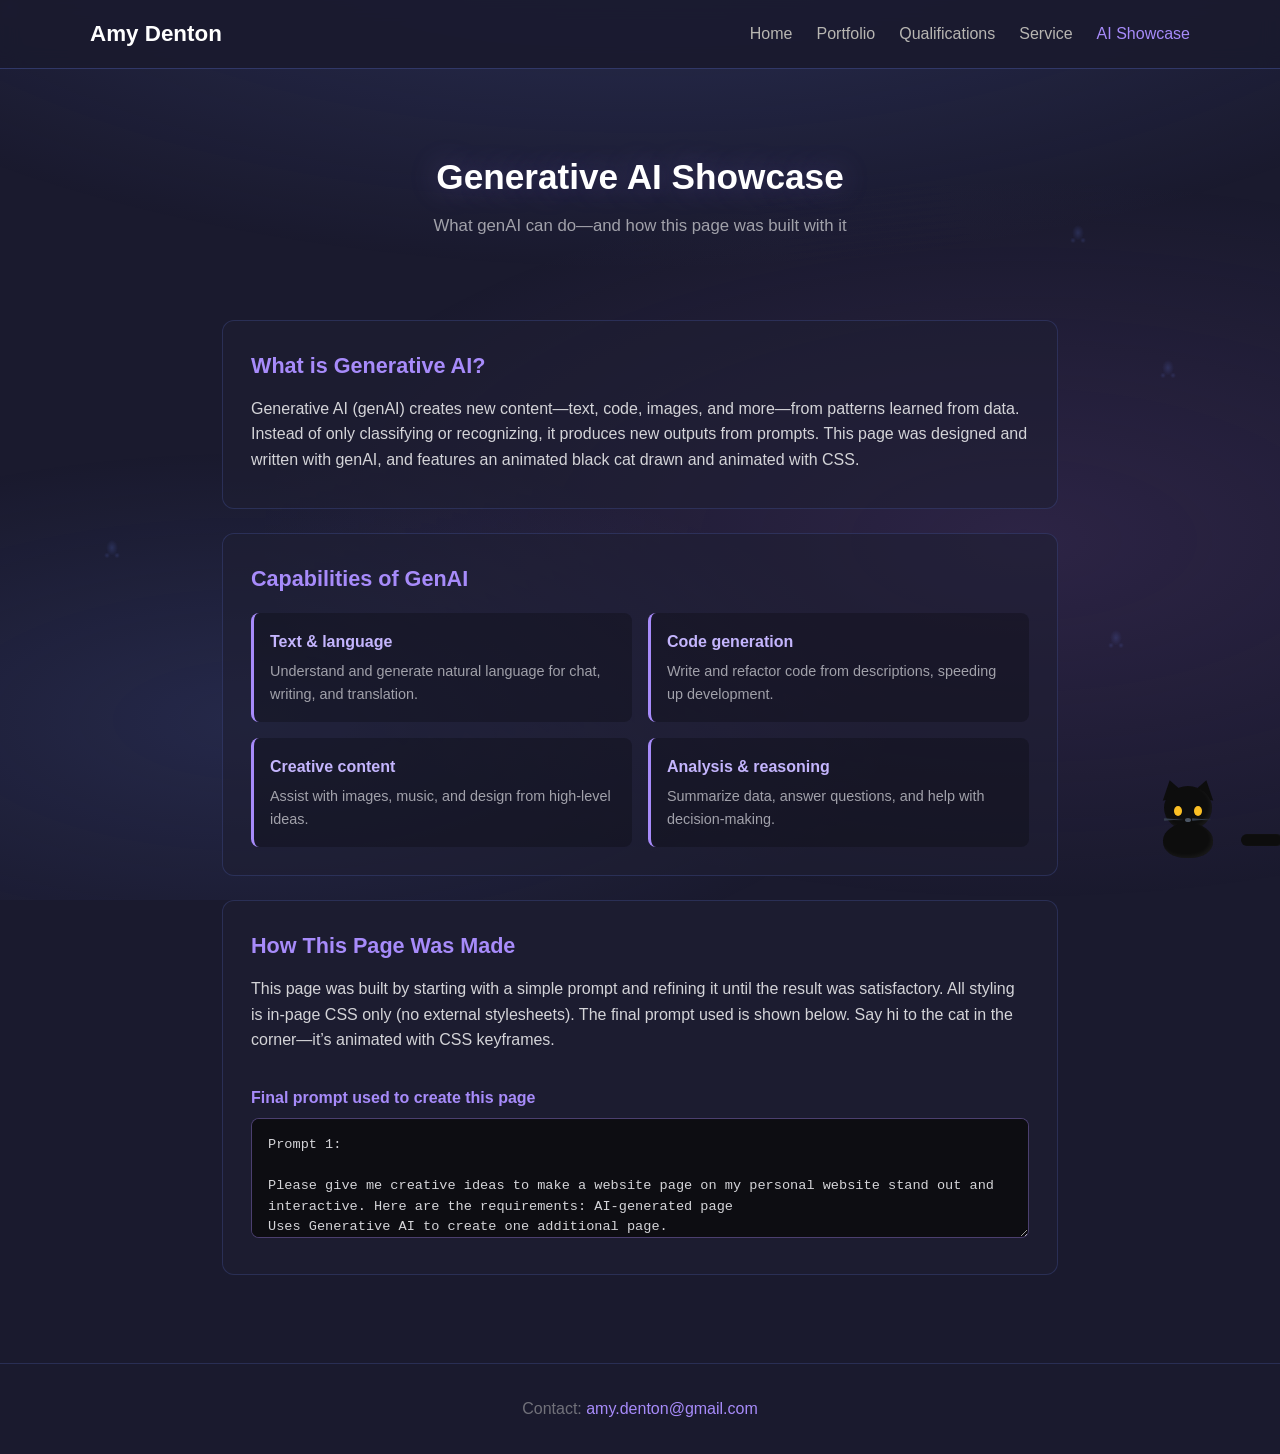
<file: genai.html>
<!DOCTYPE html>
<html lang="en">
<head>
    <meta charset="UTF-8">
    <meta name="viewport" content="width=device-width, initial-scale=1.0">
    <title>AI Showcase | Amy Denton</title>
    <style>
        * { margin: 0; padding: 0; box-sizing: border-box; }

        body {
            font-family: 'Segoe UI', Tahoma, Geneva, Verdana, sans-serif;
            line-height: 1.6;
            color: #e8e6e3;
            background: #1a1a2e;
            min-height: 100vh;
            overflow-x: hidden;
        }

        /* Subtle moving gradient background */
        .bg-gradient {
            position: fixed;
            inset: 0;
            background: radial-gradient(ellipse 80% 50% at 50% -20%, rgba(102, 126, 234, 0.25), transparent),
                        radial-gradient(ellipse 60% 40% at 80% 60%, rgba(118, 75, 162, 0.2), transparent),
                        radial-gradient(ellipse 50% 30% at 20% 80%, rgba(102, 126, 234, 0.15), transparent);
            animation: bgPulse 8s ease-in-out infinite alternate;
            pointer-events: none;
            z-index: 0;
        }
        @keyframes bgPulse {
            from { opacity: 0.8; }
            to { opacity: 1; }
        }

        nav {
            position: sticky;
            top: 0;
            z-index: 100;
            background: rgba(26, 26, 46, 0.9);
            backdrop-filter: blur(10px);
            padding: 1rem 2rem;
            border-bottom: 1px solid rgba(102, 126, 234, 0.3);
        }
        .nav-container {
            max-width: 1100px;
            margin: 0 auto;
            display: flex;
            justify-content: space-between;
            align-items: center;
        }
        .logo { font-size: 1.4rem; font-weight: bold; color: #fff; }
        .nav-links { display: flex; list-style: none; gap: 1.5rem; }
        .nav-links a {
            color: #b8b6b2;
            text-decoration: none;
            transition: color 0.2s;
        }
        .nav-links a:hover { color: #a78bfa; }
        .nav-links .active { color: #a78bfa; }

        main { position: relative; z-index: 1; max-width: 900px; margin: 0 auto; padding: 2rem; }

        /* ----- Animated black cat ----- */
        .cat-container {
            position: fixed;
            bottom: 2rem;
            right: 2rem;
            z-index: 50;
            width: 120px;
            height: 100px;
        }
        .cat {
            position: relative;
            width: 100%;
            height: 100%;
            animation: catFloat 3s ease-in-out infinite;
        }
        @keyframes catFloat {
            0%, 100% { transform: translateY(0) rotate(-2deg); }
            50% { transform: translateY(-8px) rotate(2deg); }
        }
        .cat-body {
            position: absolute;
            bottom: 10px;
            left: 50%;
            transform: translateX(-50%);
            width: 50px;
            height: 35px;
            background: #0d0d0d;
            border-radius: 50% 50% 45% 45%;
            box-shadow: inset -2px -2px 4px rgba(255,255,255,0.05);
        }
        .cat-head {
            position: absolute;
            bottom: 38px;
            left: 50%;
            transform: translateX(-50%);
            width: 48px;
            height: 44px;
            background: #0d0d0d;
            border-radius: 50%;
            box-shadow: inset -2px -2px 4px rgba(255,255,255,0.05);
        }
        .cat-ear {
            position: absolute;
            bottom: 70px;
            width: 0;
            height: 0;
            border-left: 12px solid transparent;
            border-right: 12px solid transparent;
            border-bottom: 18px solid #0d0d0d;
        }
        .cat-ear.left { left: 50%; transform: translateX(-28px) rotate(-15deg); }
        .cat-ear.right { left: 50%; transform: translateX(4px) rotate(15deg); }
        .cat-tail {
            position: absolute;
            bottom: 22px;
            right: -35px;
            width: 42px;
            height: 12px;
            background: #0d0d0d;
            border-radius: 6px;
            transform-origin: left center;
            animation: tailSway 2s ease-in-out infinite;
            box-shadow: inset -1px 0 2px rgba(255,255,255,0.05);
        }
        @keyframes tailSway {
            0%, 100% { transform: rotate(-25deg); }
            50% { transform: rotate(15deg); }
        }
        .cat-eye {
            position: absolute;
            bottom: 52px;
            width: 8px;
            height: 10px;
            background: #fbbf24;
            border-radius: 50%;
            animation: blink 4s ease-in-out infinite;
        }
        .cat-eye.left { left: 50%; transform: translateX(-14px); }
        .cat-eye.right { left: 50%; transform: translateX(6px); }
        @keyframes blink {
            0%, 45%, 55%, 100% { transform: translateX(-14px) scaleY(1); }
            50% { transform: translateX(-14px) scaleY(0.15); }
        }
        .cat-eye.right { animation-name: blinkRight; }
        @keyframes blinkRight {
            0%, 45%, 55%, 100% { transform: translateX(6px) scaleY(1); }
            50% { transform: translateX(6px) scaleY(0.15); }
        }
        .cat-nose {
            position: absolute;
            bottom: 46px;
            left: 50%;
            transform: translateX(-50%);
            width: 6px;
            height: 4px;
            background: #4b5563;
            border-radius: 50%;
        }
        .cat-whisker {
            position: absolute;
            bottom: 48px;
            width: 20px;
            height: 1px;
            background: linear-gradient(90deg, #374151, transparent);
            border-radius: 1px;
        }
        .cat-whisker.w1 { left: 50%; transform: translateX(-24px) rotate(-5deg); }
        .cat-whisker.w2 { left: 50%; transform: translateX(-24px); }
        .cat-whisker.w3 { left: 50%; transform: translateX(-24px) rotate(5deg); }
        .cat-whisker.w4 { left: 50%; transform: translateX(4px) rotate(5deg); }
        .cat-whisker.w5 { left: 50%; transform: translateX(4px); }
        .cat-whisker.w6 { left: 50%; transform: translateX(4px) rotate(-5deg); }

        /* Floating paw prints */
        .paw {
            position: fixed;
            width: 20px;
            height: 22px;
            background: radial-gradient(ellipse 6px 8px at 50% 35%, rgba(102, 126, 234, 0.4), transparent),
                        radial-gradient(circle 3px at 25% 70%, rgba(102, 126, 234, 0.35), transparent),
                        radial-gradient(circle 3px at 75% 70%, rgba(102, 126, 234, 0.35), transparent);
            border-radius: 50%;
            opacity: 0.5;
            pointer-events: none;
            z-index: 0;
            animation: pawFloat 6s ease-in-out infinite;
        }
        .paw:nth-child(1) { top: 15%; left: 10%; animation-delay: 0s; }
        .paw:nth-child(2) { top: 25%; right: 15%; animation-delay: 1.5s; }
        .paw:nth-child(3) { top: 60%; left: 8%; animation-delay: 3s; }
        .paw:nth-child(4) { top: 70%; right: 12%; animation-delay: 0.5s; }
        .paw:nth-child(5) { top: 40%; right: 8%; animation-delay: 2s; }
        @keyframes pawFloat {
            0%, 100% { transform: translateY(0) scale(1); opacity: 0.4; }
            50% { transform: translateY(-12px) scale(1.1); opacity: 0.7; }
        }

        .hero {
            text-align: center;
            padding: 3rem 1rem;
            margin-bottom: 2rem;
        }
        .hero h1 {
            font-size: 2.2rem;
            color: #fff;
            margin-bottom: 0.5rem;
            text-shadow: 0 0 30px rgba(167, 139, 250, 0.3);
        }
        .hero p { color: #a1a1aa; font-size: 1.05rem; }

        .content-section {
            background: rgba(30, 30, 50, 0.6);
            border: 1px solid rgba(102, 126, 234, 0.2);
            border-radius: 12px;
            padding: 1.75rem;
            margin-bottom: 1.5rem;
            transition: box-shadow 0.3s, border-color 0.3s;
        }
        .content-section:hover {
            box-shadow: 0 0 24px rgba(102, 126, 234, 0.15);
            border-color: rgba(102, 126, 234, 0.35);
        }
        .content-section h2 {
            color: #a78bfa;
            font-size: 1.35rem;
            margin-bottom: 0.75rem;
        }
        .content-section p, .content-section li { color: #d4d4d8; margin-bottom: 0.5rem; }
        .content-section ul { margin-left: 1.5rem; }

        .capability-grid {
            display: grid;
            grid-template-columns: 1fr 1fr;
            gap: 1rem;
            margin-top: 1rem;
        }
        .capability {
            padding: 1rem;
            background: rgba(0, 0, 0, 0.25);
            border-radius: 8px;
            border-left: 3px solid #a78bfa;
        }
        .capability h3 { color: #c4b5fd; font-size: 1rem; margin-bottom: 0.35rem; }
        .capability p { color: #a1a1aa; font-size: 0.9rem; margin: 0; }

        .prompt-section {
            margin-top: 2rem;
        }
        .prompt-section label {
            display: block;
            margin-bottom: 0.5rem;
            font-weight: 600;
            color: #a78bfa;
        }
        .prompt-box {
            width: 100%;
            min-height: 120px;
            max-height: 280px;
            overflow-y: auto;
            padding: 1rem;
            background: #0d0d12;
            border: 1px solid rgba(167, 139, 250, 0.4);
            border-radius: 8px;
            color: #d4d4d8;
            font-family: 'Consolas', 'Monaco', monospace;
            font-size: 0.85rem;
            line-height: 1.5;
            resize: vertical;
        }
        .prompt-box:focus {
            outline: none;
            box-shadow: 0 0 0 2px rgba(167, 139, 250, 0.3);
        }

        footer {
            text-align: center;
            padding: 2rem;
            margin-top: 2rem;
            color: #71717a;
            border-top: 1px solid rgba(102, 126, 234, 0.2);
        }
        footer a { color: #a78bfa; text-decoration: none; }
        footer a:hover { text-decoration: underline; }

        @media (max-width: 768px) {
            .capability-grid { grid-template-columns: 1fr; }
            .cat-container { width: 90px; height: 75px; bottom: 1rem; right: 1rem; }
            .cat-tail { width: 32px; right: -28px; }
        }
    </style>
</head>
<body>
    <div class="bg-gradient"></div>
    <div class="paw"></div>
    <div class="paw"></div>
    <div class="paw"></div>
    <div class="paw"></div>
    <div class="paw"></div>

    <nav>
        <div class="nav-container">
            <div class="logo">Amy Denton</div>
            <ul class="nav-links">
                <li><a href="index.html">Home</a></li>
                <li><a href="portfolio.html">Portfolio</a></li>
                <li><a href="qualifications.html">Qualifications</a></li>
                <li><a href="service.html">Service</a></li>
                <li><a href="genai.html" class="active">AI Showcase</a></li>
            </ul>
        </div>
    </nav>

    <main>
        <section class="hero">
            <h1>Generative AI Showcase</h1>
            <p>What genAI can do—and how this page was built with it</p>
        </section>

        <section class="content-section">
            <h2>What is Generative AI?</h2>
            <p>Generative AI (genAI) creates new content—text, code, images, and more—from patterns learned from data. Instead of only classifying or recognizing, it produces new outputs from prompts. This page was designed and written with genAI, and features an animated black cat drawn and animated with CSS.</p>
        </section>

        <section class="content-section">
            <h2>Capabilities of GenAI</h2>
            <div class="capability-grid">
                <div class="capability">
                    <h3>Text & language</h3>
                    <p>Understand and generate natural language for chat, writing, and translation.</p>
                </div>
                <div class="capability">
                    <h3>Code generation</h3>
                    <p>Write and refactor code from descriptions, speeding up development.</p>
                </div>
                <div class="capability">
                    <h3>Creative content</h3>
                    <p>Assist with images, music, and design from high-level ideas.</p>
                </div>
                <div class="capability">
                    <h3>Analysis & reasoning</h3>
                    <p>Summarize data, answer questions, and help with decision-making.</p>
                </div>
            </div>
        </section>

        <section class="content-section">
            <h2>How This Page Was Made</h2>
            <p>This page was built by starting with a simple prompt and refining it until the result was satisfactory. All styling is in-page CSS only (no external stylesheets). The final prompt used is shown below. Say hi to the cat in the corner—it’s animated with CSS keyframes.</p>

            <div class="prompt-section">
                <label for="ai-prompt">Final prompt used to create this page</label>
                <textarea id="ai-prompt" class="prompt-box" readonly>Prompt 1:

Please give me creative ideas to make a website page on my personal website stand out and interactive. Here are the requirements: AI-generated page
Uses Generative AI to create one additional page.
Does not change styles like the other required pages.
Styling will be handled through AI-generated inline CSS instead of from the required external CSS files 
Presents the capabilities of generative artificial intelligence (genAI).
Starts with a simple prompt.
Continually adds to the prompt until output is satisfied by you.
Creates a text box in the new page (Generative AI services can do this for you) that contains the prompt used by you in the final version of your AI-generated page.
The text box refers to an HTML textbox (see HTML Textbox: A Comprehensive GuideLinks to an external site.).
You can achieve this behavior with multiline text box (i.e., a <textarea>) that is pre-populated with your prompt text.
If your prompt is very lengthy, you should add a scrollbar to the text box. 
Labels the page as genai.html.
Prompt 2:

Make the style have similar elements and design as my existing styles. I am looking for something cool, some sort of animation, or moving figure (I have a black cat, maybe incorporate that?) you must follow the requirements from the previous message, but you do not need to consider the existing genai page I have.</textarea>
            </div>
        </section>
    </main>

    <div class="cat-container">
        <div class="cat">
            <div class="cat-ear left"></div>
            <div class="cat-ear right"></div>
            <div class="cat-tail"></div>
            <div class="cat-head"></div>
            <div class="cat-body"></div>
            <div class="cat-eye left"></div>
            <div class="cat-eye right"></div>
            <div class="cat-nose"></div>
            <div class="cat-whisker w1"></div>
            <div class="cat-whisker w2"></div>
            <div class="cat-whisker w3"></div>
            <div class="cat-whisker w4"></div>
            <div class="cat-whisker w5"></div>
            <div class="cat-whisker w6"></div>
        </div>
    </div>

    <footer>
        <p>Contact: <a href="mailto:amy.denton@gmail.com">amy.denton@gmail.com</a></p>
    </footer>
</body>
</html>
</file>
